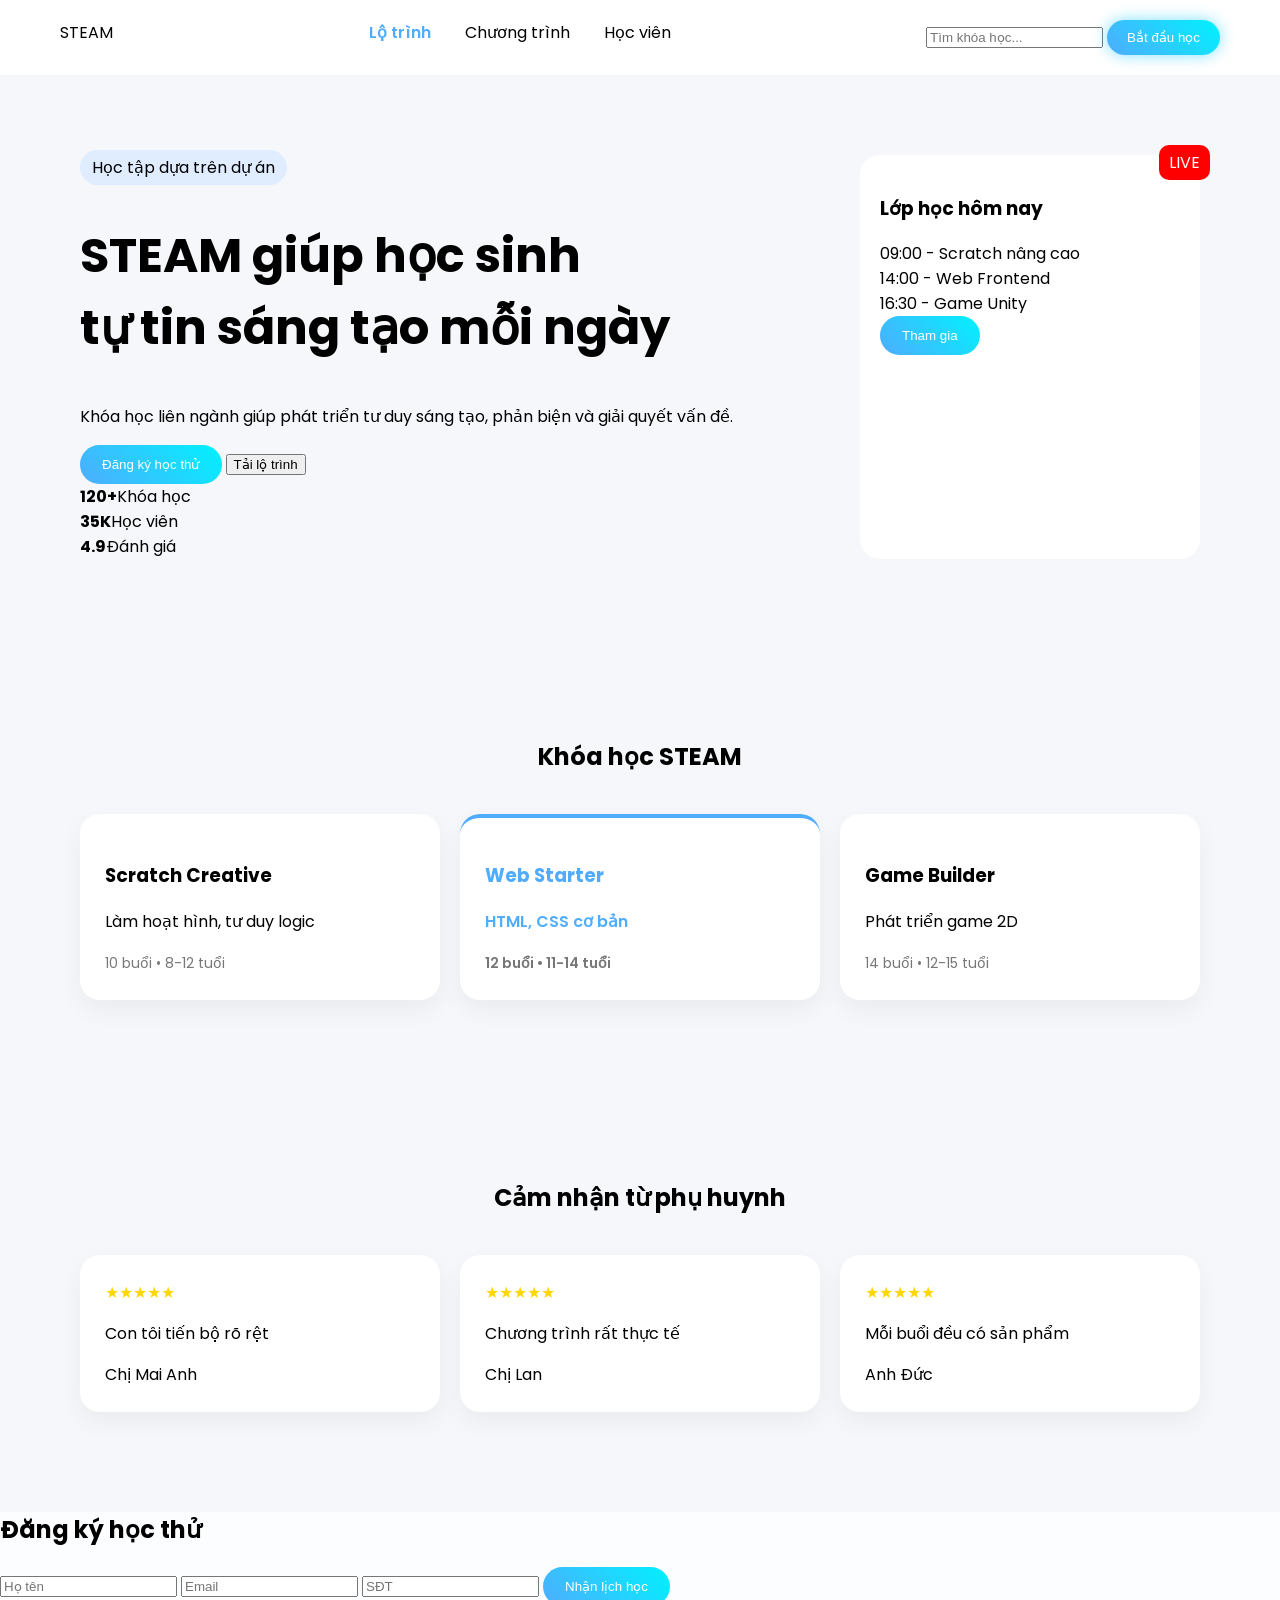
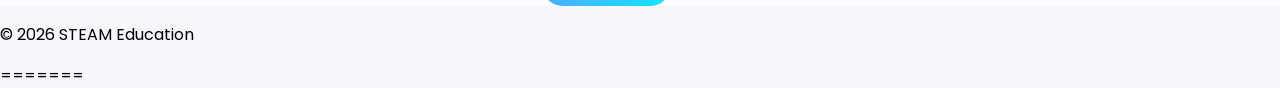
<file: index.html>
<!DOCTYPE html>
<html lang="vi">
<head>
  <meta charset="UTF-8">
  <title>STEAM Education</title>

  <!-- FONT -->
  <link href="https://fonts.googleapis.com/css2?family=Poppins:wght@300;400;600&display=swap" rel="stylesheet">

  <link rel="stylesheet" href="style.css">
</head>
<body>

        <!-- HEADER -->
<header class="header">
  <div class="logo">STEAM</div>

  <nav>
    <a class="active">Lộ trình</a>
    <a>Chương trình</a>
    <a>Học viên</a>
  </nav>

  <div class="header-right">
    <input placeholder="Tìm khóa học..." />
    <button class="btn-glow">Bắt đầu học</button>
  </div>

</header>

<!-- HERO -->
<section class="hero">
  <div class="hero-left fade-in">
    <span class="badge">Học tập dựa trên dự án</span>

    <h1>
      STEAM giúp học sinh<br>
      tự tin sáng tạo mỗi ngày
    </h1>

    <p>
      Khóa học liên ngành giúp phát triển tư duy sáng tạo,
      phản biện và giải quyết vấn đề.
    </p>

    <div class="buttons">
      <button class="btn-main">Đăng ký học thử</button>
      <button class="btn-outline">Tải lộ trình</button>
    </div>

    <div class="stats">
      <div><b>120+</b><span>Khóa học</span></div>
      <div><b>35K</b><span>Học viên</span></div>
      <div><b>4.9</b><span>Đánh giá</span></div>
    </div>
  </div>

  <div class="hero-card float">
    <div class="live">LIVE</div>
    <h3>Lớp học hôm nay</h3>

    <div class="class">09:00 - Scratch nâng cao</div>
    <div class="class">14:00 - Web Frontend</div>
    <div class="class">16:30 - Game Unity</div>

    <button class="btn-main full">Tham gia</button>
  </div>
</section>

<!-- COURSE -->
<section class="courses">
  <h2>Khóa học STEAM</h2>

  <div class="course-list">
    <div class="course-card">
      <h3>Scratch Creative</h3>
      <p>Làm hoạt hình, tư duy logic</p>
      <span>10 buổi • 8-12 tuổi</span>
    </div>

    <div class="course-card active">
      <h3>Web Starter</h3>
      <p>HTML, CSS cơ bản</p>
      <span>12 buổi • 11-14 tuổi</span>
    </div>

    <div class="course-card">
      <h3>Game Builder</h3>
      <p>Phát triển game 2D</p>
      <span>14 buổi • 12-15 tuổi</span>
    </div>
  </div>
</section>

<!--testimonial-->
<section class="testimonial">
  <h2>Cảm nhận từ phụ huynh</h2>

  <div class="test-list">

    <div class="test-card">
      <div class="stars">★★★★★</div>
      <p>Con tôi tiến bộ rõ rệt</p>
      <span>Chị Mai Anh</span>
    </div>

    <div class="test-card">
      <div class="stars">★★★★★</div>
      <p>Chương trình rất thực tế</p>
      <span>Chị Lan</span>
    </div>

    <div class="test-card">
      <div class="stars">★★★★★</div>
      <p>Mỗi buổi đều có sản phẩm</p>
      <span>Anh Đức</span>
    </div>

  </div>
</section>

<!-- FORM -->
<section class="form">
  <div class="form-box glass fade-in">
    <h2>Đăng ký học thử</h2>

    <input placeholder="Họ tên">
    <input placeholder="Email">
    <input placeholder="SĐT">

    <button class="btn-main full">Nhận lịch học</button>
  </div>
</section>

<!-- FOOTER -->
<footer>
  <p>© 2026 STEAM Education</p>
</footer>

<script src="script.js"></script>

</body>
</html>
=======
</header>
</file>
<file: style.css>
body {
  margin: 0;
  font-family: 'Poppins', sans-serif;
  background: #f5f7fb;
}

/* HEADER */
.header {
  display: flex;
  justify-content: space-between;
  padding: 20px 60px;
  background: white;
}

nav a {
  margin: 0 15px;
  cursor: pointer;
}

.active {
  color: #4facfe;
  font-weight: 600;
}

/* BUTTON */
.btn-main {
  background: linear-gradient(45deg,#4facfe,#00f2fe);
  border: none;
  padding: 12px 22px;
  border-radius: 25px;
  color: white;
  cursor: pointer;
  transition: 0.3s;
}

.btn-main:hover {
  transform: scale(1.05);
}

.btn-glow {
  background: linear-gradient(45deg,#4facfe,#00f2fe);
  border: none;
  padding: 10px 20px;
  border-radius: 25px;
  color: white;
  box-shadow: 0 0 15px rgba(0,200,255,0.5);
}

/* HERO */
.hero {
  display: flex;
  justify-content: space-between;
  padding: 80px;
}

.hero h1 {
  font-size: 48px;
}

.badge {
  background: #e0ecff;
  padding: 6px 12px;
  border-radius: 20px;
}

/* CARD */
.hero-card {
  width: 300px;
  background: white;
  padding: 20px;
  border-radius: 20px;
  position: relative;
}

.live {
  position: absolute;
  top: -10px;
  right: -10px;
  background: red;
  color: white;
  padding: 5px 10px;
  border-radius: 10px;
}

/* COURSE */
.courses {
  padding: 80px;
  text-align: center;
}

.course-list {
  display: flex;
  gap: 20px;
  margin-top: 40px;
}

.course-card {
  flex: 1;
  background: white;
  padding: 25px;
  border-radius: 20px;
  text-align: left;
  border-top: 4px solid transparent;
  box-shadow: 0 10px 25px rgba(0,0,0,0.05);
  transition: 0.3s;
}

.course-card:hover {
  transform: translateY(-10px);
}

.course-card.active {
  border-top: 4px solid #4facfe;
}

.course-card span {
  color: #777;
  font-size: 14px;
}

.testimonial {
  padding: 80px;
  text-align: center;
}

.test-list {
  display: flex;
  gap: 20px;
  margin-top: 40px;
}

.test-card {
  flex: 1;
  background: white;
  padding: 25px;
  border-radius: 20px;
  text-align: left;
  box-shadow: 0 10px 25px rgba(0,0,0,0.05);
  transition: 0.3s;
}

.test-card:hover {
  transform: translateY(-10px);
}

.stars {
  color: gold;
  margin-bottom: 10px;
}

/* FORM GLASS */
.glass {
  backdrop-filter: blur(10px);
  background: rgba(255,255,255,0.7);
}

/* ANIMATION */
.fade-in {
  opacity: 0;
  transform: translateY(30px);
}

.show {
  opacity: 1;
  transform: translateY(0);
  transition: 1s;
}

.float {
  animation: float 4s infinite;
}

@keyframes float {
  50% {transform: translateY(-10px);}
}

/* RESPONSIVE */
@media(max-width:768px){
  .hero {
    flex-direction: column;
  }
}
</file>
